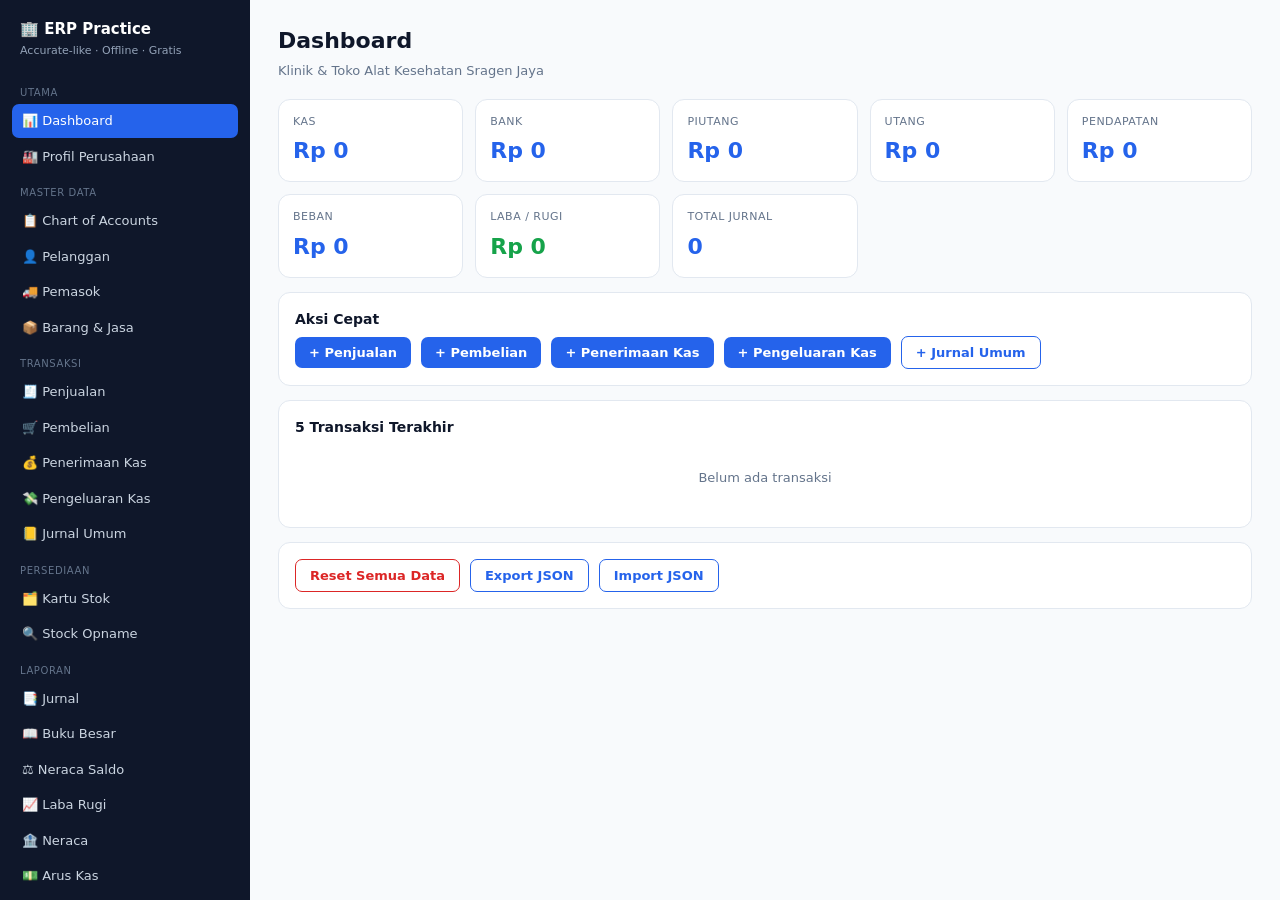
<file: erp-practice.html>
<!DOCTYPE html>
<html lang="id">
<head>
<meta charset="UTF-8"/>
<meta name="viewport" content="width=device-width,initial-scale=1"/>
<title>ERP Practice — Accurate-like</title>
<style>
:root{--bg:#0f172a;--bg2:#1e293b;--brand:#2563eb;--brand2:#1d4ed8;--line:#e2e8f0;--muted:#64748b;--soft:#f1f5f9;--ok:#16a34a;--bad:#dc2626;--warn:#f59e0b}
*{box-sizing:border-box;margin:0;padding:0}
body{font-family:system-ui,-apple-system,"Segoe UI",Roboto,sans-serif;background:#f8fafc;color:#0f172a;line-height:1.5;font-size:14px}
.app{display:flex;min-height:100vh}
aside{width:250px;background:var(--bg);color:#e2e8f0;padding:18px 12px;position:sticky;top:0;height:100vh;overflow-y:auto;flex-shrink:0}
aside h1{font-size:15px;color:#fff;margin-bottom:2px;padding:0 8px}
aside .sub{font-size:11px;color:#94a3b8;margin-bottom:16px;padding:0 8px}
.navgrp{font-size:10px;text-transform:uppercase;color:#64748b;padding:10px 8px 4px;letter-spacing:.6px}
.nav a{display:block;padding:7px 10px;border-radius:7px;color:#cbd5e1;text-decoration:none;font-size:13px;margin-bottom:2px;cursor:pointer}
.nav a:hover{background:#334155;color:#fff}
.nav a.active{background:var(--brand);color:#fff}
main{flex:1;padding:24px 28px;max-width:1300px;overflow-x:hidden}
section{display:none;animation:fade .25s ease}
section.active{display:block}
@keyframes fade{from{opacity:0;transform:translateY(4px)}to{opacity:1;transform:none}}
h2{font-size:22px;margin-bottom:4px}
.sub{color:var(--muted);font-size:13px;margin-bottom:18px}
.card{background:#fff;border:1px solid var(--line);border-radius:12px;padding:16px;margin-bottom:14px}
.row{display:flex;gap:10px;flex-wrap:wrap;align-items:center}
.row.end{justify-content:flex-end}
.grid{display:grid;grid-template-columns:repeat(auto-fit,minmax(180px,1fr));gap:12px}
.stat{background:#fff;border:1px solid var(--line);border-radius:12px;padding:14px}
.stat .label{font-size:11px;color:var(--muted);text-transform:uppercase;letter-spacing:.5px}
.stat .val{font-size:22px;font-weight:700;margin-top:4px;color:var(--brand)}
button{background:var(--brand);color:#fff;border:0;padding:8px 14px;border-radius:7px;font-weight:600;cursor:pointer;font-size:13px;font-family:inherit}
button:hover{background:var(--brand2)}
button.ghost{background:#fff;color:var(--brand);border:1px solid var(--brand)}
button.ghost:hover{background:#eff6ff}
button.danger{background:#fff;color:var(--bad);border:1px solid var(--bad)}
button.danger:hover{background:#fef2f2}
button.sm{padding:4px 8px;font-size:12px}
input,select,textarea{padding:8px 10px;border:1px solid var(--line);border-radius:7px;font-size:13px;font-family:inherit;background:#fff;width:100%}
input:focus,select:focus,textarea:focus{outline:2px solid #bfdbfe;border-color:var(--brand)}
label.f{display:block;margin-bottom:8px}
label.f span{display:block;font-size:12px;color:var(--muted);margin-bottom:3px}
table{width:100%;border-collapse:collapse;font-size:13px}
th,td{padding:7px 9px;border-bottom:1px solid var(--line);text-align:left;vertical-align:top}
th{background:var(--soft);font-weight:600;font-size:12px}
td.num,th.num{text-align:right;font-variant-numeric:tabular-nums}
tr:hover td{background:#fafbfc}
.tbl-wrap{overflow-x:auto;border:1px solid var(--line);border-radius:10px;background:#fff}
.empty{padding:24px;text-align:center;color:var(--muted);font-size:13px}
.badge{font-size:11px;padding:2px 8px;border-radius:99px;background:var(--soft);color:var(--muted);font-weight:500}
.badge.ok{background:#dcfce7;color:#166534}
.badge.warn{background:#fef3c7;color:#92400e}
.badge.bad{background:#fee2e2;color:#991b1b}
#modal{display:none;position:fixed;inset:0;background:rgba(15,23,42,.5);z-index:100;align-items:center;justify-content:center;padding:20px}
#modal.show{display:flex}
.modal-box{background:#fff;border-radius:14px;max-width:720px;width:100%;max-height:90vh;overflow-y:auto;box-shadow:0 20px 50px rgba(0,0,0,.3)}
.modal-box .head{padding:16px 20px;border-bottom:1px solid var(--line);display:flex;justify-content:space-between;align-items:center;position:sticky;top:0;background:#fff;border-radius:14px 14px 0 0;z-index:1}
.modal-box .head h3{font-size:16px}
.modal-box .body{padding:18px 20px}
.modal-box .foot{padding:14px 20px;border-top:1px solid var(--line);display:flex;justify-content:flex-end;gap:8px;position:sticky;bottom:0;background:#fff;border-radius:0 0 14px 14px}
.x{background:none;color:var(--muted);padding:4px 8px;font-size:20px;line-height:1}
.x:hover{background:var(--soft);color:#0f172a}
.fb{padding:9px 12px;border-radius:8px;font-size:13px;margin-top:10px;display:none}
.fb.ok{background:#dcfce7;color:#166534;display:block}
.fb.bad{background:#fee2e2;color:#991b1b;display:block}
.phase{border:1px solid var(--line);border-radius:10px;margin-bottom:8px;background:#fff;overflow:hidden}
.phase summary{padding:12px 14px;cursor:pointer;font-weight:600;font-size:14px;list-style:none;display:flex;justify-content:space-between}
.phase summary::-webkit-details-marker{display:none}
.phase summary::before{content:"▸ ";color:var(--brand)}
.phase[open] summary::before{content:"▾ "}
.phase .body{padding:0 14px 12px}
.task{display:flex;gap:8px;padding:6px 0;font-size:13px;border-bottom:1px dashed var(--line)}
.task:last-child{border:0}
.task.done label{text-decoration:line-through;color:var(--muted)}
.q{margin-bottom:14px;padding:14px;border:1px solid var(--line);border-radius:10px;background:#fff}
.q p{font-weight:600;margin-bottom:8px;font-size:13px}
.opt{display:block;padding:7px 10px;border:1px solid var(--line);border-radius:7px;margin-bottom:5px;cursor:pointer;font-size:13px}
.opt:hover{background:var(--soft)}
.opt.correct{background:#dcfce7;border-color:#86efac}
.opt.wrong{background:#fee2e2;border-color:#fca5a5}
.jline{display:grid;grid-template-columns:2fr 1fr 1fr auto;gap:6px;margin-bottom:6px;align-items:center}
.tabs{display:flex;gap:4px;margin-bottom:14px;border-bottom:2px solid var(--line);flex-wrap:wrap}
.tabs button{background:transparent;color:var(--muted);border-radius:0;padding:8px 14px;font-weight:500;border-bottom:2px solid transparent;margin-bottom:-2px}
.tabs button:hover{background:var(--soft);color:#0f172a}
.tabs button.on{color:var(--brand);border-bottom-color:var(--brand);background:transparent}
.split{display:grid;grid-template-columns:1fr 1fr;gap:12px}
.tot{background:var(--soft);font-weight:700}
.tot td{background:var(--soft)}
h3.sec{font-size:14px;margin:14px 0 6px;color:#0f172a}
@media(max-width:820px){.app{flex-direction:column}aside{width:100%;height:auto;position:static;padding:12px}.navgrp{display:none}.nav{display:flex;flex-wrap:wrap;gap:4px}.nav a{margin:0;padding:6px 10px;font-size:12px}main{padding:14px}.split{grid-template-columns:1fr}.jline{grid-template-columns:1fr}}
</style>
</head>
<body>
<div class="app">
<aside>
  <h1>🏢 ERP Practice</h1>
  <div class="sub">Accurate-like · Offline · Gratis</div>
  <nav class="nav">
    <div class="navgrp">Utama</div>
    <a data-target="dashboard" class="active">📊 Dashboard</a>
    <a data-target="perusahaan">🏭 Profil Perusahaan</a>
    <div class="navgrp">Master Data</div>
    <a data-target="coa">📋 Chart of Accounts</a>
    <a data-target="customer">👤 Pelanggan</a>
    <a data-target="vendor">🚚 Pemasok</a>
    <a data-target="barang">📦 Barang & Jasa</a>
    <div class="navgrp">Transaksi</div>
    <a data-target="penjualan">🧾 Penjualan</a>
    <a data-target="pembelian">🛒 Pembelian</a>
    <a data-target="penerimaan">💰 Penerimaan Kas</a>
    <a data-target="pengeluaran">💸 Pengeluaran Kas</a>
    <a data-target="jurnalumum">📒 Jurnal Umum</a>
    <div class="navgrp">Persediaan</div>
    <a data-target="kartustok">🗂️ Kartu Stok</a>
    <a data-target="opname">🔍 Stock Opname</a>
    <div class="navgrp">Laporan</div>
    <a data-target="lapjurnal">📑 Jurnal</a>
    <a data-target="lapbuku">📖 Buku Besar</a>
    <a data-target="lapsaldo">⚖️ Neraca Saldo</a>
    <a data-target="laplr">📈 Laba Rugi</a>
    <a data-target="lapneraca">🏦 Neraca</a>
    <a data-target="lapkas">💵 Arus Kas</a>
    <div class="navgrp">Latihan</div>
    <a data-target="roadmap">🗺️ Roadmap</a>
    <a data-target="kuis">❓ Kuis</a>
  </nav>
</aside>
<main>
  <section id="dashboard" class="active"></section>
  <section id="perusahaan"></section>
  <section id="coa"></section>
  <section id="customer"></section>
  <section id="vendor"></section>
  <section id="barang"></section>
  <section id="penjualan"></section>
  <section id="pembelian"></section>
  <section id="penerimaan"></section>
  <section id="pengeluaran"></section>
  <section id="jurnalumum"></section>
  <section id="kartustok"></section>
  <section id="opname"></section>
  <section id="lapjurnal"></section>
  <section id="lapbuku"></section>
  <section id="lapsaldo"></section>
  <section id="laplr"></section>
  <section id="lapneraca"></section>
  <section id="lapkas"></section>
  <section id="roadmap"></section>
  <section id="kuis"></section>
</main>
</div>
<div id="modal"><div class="modal-box"><div class="head"><h3 id="mTitle">—</h3><button class="x" onclick="closeModal()">×</button></div><div class="body" id="mBody"></div><div class="foot" id="mFoot"></div></div></div>

<script>
/* =========================================================
   UTIL
========================================================= */
const LS='erpPractice_v1';
const uid=()=>Math.random().toString(36).slice(2,10);
const fmt=n=>'Rp '+(Number(n)||0).toLocaleString('id-ID');
const today=()=>new Date().toISOString().slice(0,10);
const esc=s=>String(s??'').replace(/[&<>"]/g,c=>({'&':'&amp;','<':'&lt;','>':'&gt;','"':'&quot;'}[c]));
const toast=(msg,type='ok')=>{const d=document.createElement('div');d.textContent=msg;d.style.cssText=`position:fixed;bottom:20px;right:20px;background:${type==='ok'?'#16a34a':'#dc2626'};color:#fff;padding:10px 16px;border-radius:8px;z-index:999;font-size:13px;box-shadow:0 6px 20px rgba(0,0,0,.2)`;document.body.appendChild(d);setTimeout(()=>d.remove(),2200)};

/* =========================================================
   COA DEFAULT
========================================================= */
const COA_DEFAULT=[
  {kode:'1001',nama:'Kas',tipe:'Aset'},
  {kode:'1002',nama:'Bank',tipe:'Aset'},
  {kode:'1101',nama:'Piutang Usaha',tipe:'Aset'},
  {kode:'1201',nama:'Persediaan Barang Dagang',tipe:'Aset'},
  {kode:'1301',nama:'Peralatan',tipe:'Aset'},
  {kode:'1302',nama:'Akumulasi Penyusutan Peralatan',tipe:'Aset'},
  {kode:'2001',nama:'Utang Usaha',tipe:'Liabilitas'},
  {kode:'2002',nama:'Utang Bank',tipe:'Liabilitas'},
  {kode:'3001',nama:'Modal Pemilik',tipe:'Ekuitas'},
  {kode:'3002',nama:'Prive',tipe:'Ekuitas'},
  {kode:'4001',nama:'Pendapatan Penjualan',tipe:'Pendapatan'},
  {kode:'4002',nama:'Pendapatan Jasa',tipe:'Pendapatan'},
  {kode:'5001',nama:'Harga Pokok Penjualan',tipe:'Beban'},
  {kode:'6001',nama:'Beban Gaji',tipe:'Beban'},
  {kode:'6002',nama:'Beban Listrik & Air',tipe:'Beban'},
  {kode:'6003',nama:'Beban ATK',tipe:'Beban'},
  {kode:'6004',nama:'Beban Sewa',tipe:'Beban'},
  {kode:'6005',nama:'Beban Penyusutan',tipe:'Beban'},
  {kode:'6901',nama:'Selisih Persediaan',tipe:'Beban'},
];

/* =========================================================
   STATE
========================================================= */
let DB;
function loadDB(){
  try{DB=JSON.parse(localStorage.getItem(LS))||null}catch(e){DB=null}
  if(!DB||!DB.coa){DB=freshDB()}
}
function freshDB(){
  return {
    company:{nama:'Klinik & Toko Alat Kesehatan Sragen Jaya',alamat:'Jl. Raya Sragen No. 1',telp:'0271-123456',npwp:'01.234.567.8-901.000'},
    coa:JSON.parse(JSON.stringify(COA_DEFAULT)),
    customers:[],vendors:[],items:[],
    journals:[],invoices:[],purchases:[],
    counters:{inv:0,pur:0,jv:0}
  };
}
function save(){localStorage.setItem(LS,JSON.stringify(DB))}

/* =========================================================
   AKUNTANSI HELPERS
========================================================= */
function acc(kode){return DB.coa.find(a=>a.kode===kode)}
function normalBalance(kode){const a=acc(kode);return (!a||a.tipe==='Aset'||a.tipe==='Beban')?'D':'K'}
function saldo(kode,from,to){
  let d=0,k=0;
  DB.journals.forEach(j=>{
    if(from&&j.tanggal<from)return; if(to&&j.tanggal>to)return;
    j.lines.forEach(l=>{if(l.kode===kode){d+=+l.debit||0;k+=+l.kredit||0}});
  });
  return normalBalance(kode)==='D'?d-k:k-d;
}
function saldoRaw(kode,from,to){
  let d=0,k=0;
  DB.journals.forEach(j=>{
    if(from&&j.tanggal<from)return; if(to&&j.tanggal>to)return;
    j.lines.forEach(l=>{if(l.kode===kode){d+=+l.debit||0;k+=+l.kredit||0}});
  });
  return {d,k};
}
function postJournal({tanggal,ref,ket,lines,source}){
  const j={id:uid(),tanggal,ref,ket,lines:lines.filter(l=>l.kode),source:source||'manual'};
  DB.journals.push(j);save();return j;
}
function deleteJournalBySource(src,id){
  DB.journals=DB.journals.filter(j=>!(j.source===src&&j.refId===id));
  save();
}

/* =========================================================
   NAV
========================================================= */
const pages={
  dashboard:renderDashboard, perusahaan:renderPerusahaan, coa:renderCOA,
  customer:renderCustomer, vendor:renderVendor, barang:renderBarang,
  penjualan:renderPenjualan, pembelian:renderPembelian,
  penerimaan:renderPenerimaan, pengeluaran:renderPengeluaran, jurnalumum:renderJurnalUmum,
  kartustok:renderKartuStok, opname:renderOpname,
  lapjurnal:renderLapJurnal, lapbuku:renderLapBuku, lapsaldo:renderLapSaldo,
  laplr:renderLapLR, lapneraca:renderLapNeraca, lapkas:renderLapKas,
  roadmap:renderRoadmap, kuis:renderKuis
};
document.querySelectorAll('.nav a').forEach(a=>{
  a.onclick=()=>{
    document.querySelectorAll('.nav a').forEach(x=>x.classList.remove('active'));
    document.querySelectorAll('section').forEach(x=>x.classList.remove('active'));
    a.classList.add('active');
    const t=a.dataset.target;
    document.getElementById(t).classList.add('active');
    pages[t]&&pages[t]();
  };
});
function goto(target){document.querySelector(`.nav a[data-target="${target}"]`).click()}

/* =========================================================
   MODAL
========================================================= */
function openModal(title,bodyHTML,footHTML){
  document.getElementById('mTitle').textContent=title;
  document.getElementById('mBody').innerHTML=bodyHTML;
  document.getElementById('mFoot').innerHTML=footHTML||'';
  document.getElementById('modal').classList.add('show');
}
function closeModal(){document.getElementById('modal').classList.remove('show')}
window.closeModal=closeModal;
document.getElementById('modal').onclick=e=>{if(e.target.id==='modal')closeModal()};

/* =========================================================
   DASHBOARD
========================================================= */
function renderDashboard(){
  const totalDebit=DB.journals.reduce((s,j)=>s+j.lines.reduce((a,l)=>a+(+l.debit||0),0),0);
  const kas=saldo('1001'),bank=saldo('1002'),piutang=saldo('1101'),utang=saldo('2001');
  const pendapatan=DB.coa.filter(a=>a.tipe==='Pendapatan').reduce((s,a)=>s+saldo(a.kode),0);
  const beban=DB.coa.filter(a=>a.tipe==='Beban').reduce((s,a)=>s+saldo(a.kode),0);
  const laba=pendapatan-beban;
  const el=document.getElementById('dashboard');
  el.innerHTML=`
    <h2>Dashboard</h2>
    <p class="sub">${esc(DB.company.nama)}</p>
    <div class="grid">
      <div class="stat"><div class="label">Kas</div><div class="val">${fmt(kas)}</div></div>
      <div class="stat"><div class="label">Bank</div><div class="val">${fmt(bank)}</div></div>
      <div class="stat"><div class="label">Piutang</div><div class="val">${fmt(piutang)}</div></div>
      <div class="stat"><div class="label">Utang</div><div class="val">${fmt(utang)}</div></div>
      <div class="stat"><div class="label">Pendapatan</div><div class="val">${fmt(pendapatan)}</div></div>
      <div class="stat"><div class="label">Beban</div><div class="val">${fmt(beban)}</div></div>
      <div class="stat"><div class="label">Laba / Rugi</div><div class="val" style="color:${laba>=0?'#16a34a':'#dc2626'}">${fmt(laba)}</div></div>
      <div class="stat"><div class="label">Total Jurnal</div><div class="val">${DB.journals.length}</div></div>
    </div>
    <div class="card" style="margin-top:14px">
      <h3 class="sec" style="margin-top:0">Aksi Cepat</h3>
      <div class="row">
        <button onclick="goto('penjualan')">+ Penjualan</button>
        <button onclick="goto('pembelian')">+ Pembelian</button>
        <button onclick="goto('penerimaan')">+ Penerimaan Kas</button>
        <button onclick="goto('pengeluaran')">+ Pengeluaran Kas</button>
        <button class="ghost" onclick="goto('jurnalumum')">+ Jurnal Umum</button>
      </div>
    </div>
    <div class="card">
      <h3 class="sec" style="margin-top:0">5 Transaksi Terakhir</h3>
      ${DB.journals.length===0?'<div class="empty">Belum ada transaksi</div>':`
      <div class="tbl-wrap"><table>
        <tr><th>Tanggal</th><th>Ref</th><th>Keterangan</th><th class="num">Debit</th></tr>
        ${[...DB.journals].sort((a,b)=>b.tanggal.localeCompare(a.tanggal)).slice(0,5).map(j=>`
          <tr><td>${j.tanggal}</td><td>${esc(j.ref)}</td><td>${esc(j.ket)}</td>
          <td class="num">${fmt(j.lines.reduce((s,l)=>s+(+l.debit||0),0))}</td></tr>
        `).join('')}
      </table></div>`}
    </div>
    <div class="card">
      <div class="row">
        <button class="danger" onclick="if(confirm('Reset semua data ke kondisi kosong?')){localStorage.removeItem('${LS}');loadDB();goto('dashboard');toast('Data direset')}">Reset Semua Data</button>
        <button class="ghost" onclick="exportData()">Export JSON</button>
        <button class="ghost" onclick="document.getElementById('impFile').click()">Import JSON</button>
        <input type="file" id="impFile" accept=".json" style="display:none" onchange="importData(event)">
      </div>
    </div>
  `;
}
function exportData(){
  const blob=new Blob([JSON.stringify(DB,null,2)],{type:'application/json'});
  const a=document.createElement('a');a.href=URL.createObjectURL(blob);
  a.download='erp-backup-'+today()+'.json';a.click();
}
function importData(e){
  const f=e.target.files[0];if(!f)return;
  const r=new FileReader();
  r.onload=()=>{try{DB=JSON.parse(r.result);save();toast('Data diimport');goto('dashboard')}catch(x){toast('File tidak valid','bad')}};
  r.readAsText(f);
}

/* =========================================================
   PERUSAHAAN
========================================================= */
function renderPerusahaan(){
  const c=DB.company;
  document.getElementById('perusahaan').innerHTML=`
    <h2>Profil Perusahaan</h2>
    <p class="sub">Identitas entitas yang sedang dikelola di sistem ini.</p>
    <div class="card">
      <label class="f"><span>Nama Perusahaan</span><input id="c_nama" value="${esc(c.nama)}"></label>
      <label class="f"><span>Alamat</span><textarea id="c_alamat" rows="2">${esc(c.alamat)}</textarea></label>
      <div class="split">
        <label class="f"><span>Telepon</span><input id="c_telp" value="${esc(c.telp)}"></label>
        <label class="f"><span>NPWP</span><input id="c_npwp" value="${esc(c.npwp)}"></label>
      </div>
      <button onclick="savePerusahaan()">Simpan</button>
    </div>`;
}
function savePerusahaan(){
  DB.company={nama:c_nama.value,alamat:c_alamat.value,telp:c_telp.value,npwp:c_npwp.value};
  save();toast('Tersimpan');
}

/* =========================================================
   COA
========================================================= */
function renderCOA(){
  const el=document.getElementById('coa');
  const groups=['Aset','Liabilitas','Ekuitas','Pendapatan','Beban'];
  el.innerHTML=`
    <h2>Chart of Accounts</h2>
    <p class="sub">Daftar akun yang dipakai untuk posting jurnal.</p>
    <div class="row" style="margin-bottom:10px">
      <button onclick="editCOA()">+ Tambah Akun</button>
    </div>
    ${groups.map(g=>{
      const rows=DB.coa.filter(a=>a.tipe===g).sort((a,b)=>a.kode.localeCompare(b.kode));
      if(!rows.length)return'';
      return `<div class="card" style="padding:0;overflow:hidden">
        <div style="padding:10px 14px;background:var(--soft);font-weight:600;font-size:13px">${g}</div>
        <div class="tbl-wrap" style="border:0;border-radius:0">
        <table>
          <tr><th>Kode</th><th>Nama Akun</th><th class="num">Saldo</th><th></th></tr>
          ${rows.map(a=>`<tr>
            <td>${a.kode}</td><td>${esc(a.nama)}</td>
            <td class="num">${fmt(saldo(a.kode))}</td>
            <td style="text-align:right"><button class="sm ghost" onclick="editCOA('${a.kode}')">Edit</button>
            <button class="sm danger" onclick="delCOA('${a.kode}')">×</button></td>
          </tr>`).join('')}
        </table></div></div>`;
    }).join('')}
  `;
}
function editCOA(kode){
  const a=kode?acc(kode):{kode:'',nama:'',tipe:'Aset'};
  openModal(kode?'Edit Akun':'Tambah Akun',`
    <label class="f"><span>Kode Akun</span><input id="a_kode" value="${esc(a.kode)}" ${kode?'readonly':''}></label>
    <label class="f"><span>Nama Akun</span><input id="a_nama" value="${esc(a.nama)}"></label>
    <label class="f"><span>Tipe</span><select id="a_tipe">
      ${['Aset','Liabilitas','Ekuitas','Pendapatan','Beban'].map(t=>`<option ${t===a.tipe?'selected':''}>${t}</option>`).join('')}
    </select></label>
  `,`<button class="ghost" onclick="closeModal()">Batal</button><button onclick="saveCOA('${kode||''}')">Simpan</button>`);
}
function saveCOA(oldKode){
  const kode=a_kode.value.trim(),nama=a_nama.value.trim(),tipe=a_tipe.value;
  if(!kode||!nama)return toast('Kode & nama wajib','bad');
  if(!oldKode&&acc(kode))return toast('Kode sudah ada','bad');
  if(oldKode){
    const a=acc(oldKode);a.nama=nama;a.tipe=tipe;
    if(oldKode!==kode){a.kode=kode;DB.journals.forEach(j=>j.lines.forEach(l=>{if(l.kode===oldKode)l.kode=kode}))}
  }else DB.coa.push({kode,nama,tipe});
  save();closeModal();renderCOA();toast('Tersimpan');
}
function delCOA(kode){
  const used=DB.journals.some(j=>j.lines.some(l=>l.kode===kode));
  if(used)return toast('Akun sudah dipakai di jurnal, tidak bisa dihapus','bad');
  if(!confirm('Hapus akun ini?'))return;
  DB.coa=DB.coa.filter(a=>a.kode!==kode);save();renderCOA();toast('Terhapus');
}
window.editCOA=editCOA;window.saveCOA=saveCOA;window.delCOA=delCOA;

/* =========================================================
   CUSTOMER / VENDOR
========================================================= */
function renderCustomer(){
  document.getElementById('customer').innerHTML=`
    <h2>Pelanggan</h2><p class="sub">Master data customer untuk transaksi penjualan.</p>
    <button onclick="editCust()">+ Tambah Pelanggan</button>
    <div class="card" style="padding:0;margin-top:12px">
    ${DB.customers.length===0?'<div class="empty">Belum ada pelanggan</div>':`
    <div class="tbl-wrap" style="border:0">
    <table><tr><th>Nama</th><th>Telepon</th><th>Alamat</th><th></th></tr>
      ${DB.customers.map(c=>`<tr><td>${esc(c.nama)}</td><td>${esc(c.telp)}</td><td>${esc(c.alamat)}</td>
      <td style="text-align:right"><button class="sm ghost" onclick="editCust('${c.id}')">Edit</button>
      <button class="sm danger" onclick="delCust('${c.id}')">×</button></td></tr>`).join('')}
    </table></div>`}</div>`;
}
function editCust(id){
  const c=id?DB.customers.find(x=>x.id===id):{nama:'',telp:'',alamat:''};
  openModal(id?'Edit Pelanggan':'Tambah Pelanggan',`
    <label class="f"><span>Nama</span><input id="cu_nama" value="${esc(c.nama)}"></label>
    <label class="f"><span>Telepon</span><input id="cu_telp" value="${esc(c.telp)}"></label>
    <label class="f"><span>Alamat</span><textarea id="cu_alamat" rows="2">${esc(c.alamat)}</textarea></label>
  `,`<button class="ghost" onclick="closeModal()">Batal</button><button onclick="saveCust('${id||''}')">Simpan</button>`);
}
function saveCust(id){
  const nama=cu_nama.value.trim();if(!nama)return toast('Nama wajib','bad');
  if(id){const c=DB.customers.find(x=>x.id===id);c.nama=nama;c.telp=cu_telp.value;c.alamat=cu_alamat.value}
  else DB.customers.push({id:uid(),nama,telp:cu_telp.value,alamat:cu_alamat.value});
  save();closeModal();renderCustomer();toast('Tersimpan');
}
function delCust(id){if(!confirm('Hapus?'))return;DB.customers=DB.customers.filter(c=>c.id!==id);save();renderCustomer()}
window.editCust=editCust;window.saveCust=saveCust;window.delCust=delCust;

function renderVendor(){
  document.getElementById('vendor').innerHTML=`
    <h2>Pemasok / Vendor</h2><p class="sub">Master data supplier untuk transaksi pembelian.</p>
    <button onclick="editVend()">+ Tambah Vendor</button>
    <div class="card" style="padding:0;margin-top:12px">
    ${DB.vendors.length===0?'<div class="empty">Belum ada vendor</div>':`
    <div class="tbl-wrap" style="border:0">
    <table><tr><th>Nama</th><th>Telepon</th><th>Alamat</th><th></th></tr>
      ${DB.vendors.map(c=>`<tr><td>${esc(c.nama)}</td><td>${esc(c.telp)}</td><td>${esc(c.alamat)}</td>
      <td style="text-align:right"><button class="sm ghost" onclick="editVend('${c.id}')">Edit</button>
      <button class="sm danger" onclick="delVend('${c.id}')">×</button></td></tr>`).join('')}
    </table></div>`}</div>`;
}
function editVend(id){
  const c=id?DB.vendors.find(x=>x.id===id):{nama:'',telp:'',alamat:''};
  openModal(id?'Edit Vendor':'Tambah Vendor',`
    <label class="f"><span>Nama</span><input id="ve_nama" value="${esc(c.nama)}"></label>
    <label class="f"><span>Telepon</span><input id="ve_telp" value="${esc(c.telp)}"></label>
    <label class="f"><span>Alamat</span><textarea id="ve_alamat" rows="2">${esc(c.alamat)}</textarea></label>
  `,`<button class="ghost" onclick="closeModal()">Batal</button><button onclick="saveVend('${id||''}')">Simpan</button>`);
}
function saveVend(id){
  const nama=ve_nama.value.trim();if(!nama)return toast('Nama wajib','bad');
  if(id){const c=DB.vendors.find(x=>x.id===id);c.nama=nama;c.telp=ve_telp.value;c.alamat=ve_alamat.value}
  else DB.vendors.push({id:uid(),nama,telp:ve_telp.value,alamat:ve_alamat.value});
  save();closeModal();renderVendor();toast('Tersimpan');
}
function delVend(id){if(!confirm('Hapus?'))return;DB.vendors=DB.vendors.filter(c=>c.id!==id);save();renderVendor()}
window.editVend=editVend;window.saveVend=saveVend;window.delVend=delVend;

/* =========================================================
   BARANG
========================================================= */
function renderBarang(){
  document.getElementById('barang').innerHTML=`
    <h2>Barang & Jasa</h2><p class="sub">Master data produk/jasa. Stok dihitung otomatis dari transaksi.</p>
    <button onclick="editBarang()">+ Tambah Barang</button>
    <div class="card" style="padding:0;margin-top:12px">
    ${DB.items.length===0?'<div class="empty">Belum ada barang</div>':`
    <div class="tbl-wrap" style="border:0">
    <table><tr><th>Kode</th><th>Nama</th><th>Satuan</th><th class="num">Harga Beli</th><th class="num">Harga Jual</th><th class="num">Stok</th><th></th></tr>
      ${DB.items.map(x=>`<tr><td>${esc(x.kode)}</td><td>${esc(x.nama)}</td><td>${esc(x.satuan)}</td>
      <td class="num">${fmt(x.hargaBeli)}</td><td class="num">${fmt(x.hargaJual)}</td>
      <td class="num"><b>${x.stok}</b></td>
      <td style="text-align:right"><button class="sm ghost" onclick="editBarang('${x.id}')">Edit</button>
      <button class="sm danger" onclick="delBarang('${x.id}')">×</button></td></tr>`).join('')}
    </table></div>`}</div>`;
}
function editBarang(id){
  const x=id?DB.items.find(a=>a.id===id):{kode:'',nama:'',satuan:'pcs',hargaBeli:0,hargaJual:0,stok:0};
  openModal(id?'Edit Barang':'Tambah Barang',`
    <div class="split">
      <label class="f"><span>Kode</span><input id="b_kode" value="${esc(x.kode)}"></label>
      <label class="f"><span>Satuan</span><input id="b_satuan" value="${esc(x.satuan)}"></label>
    </div>
    <label class="f"><span>Nama Barang/Jasa</span><input id="b_nama" value="${esc(x.nama)}"></label>
    <div class="split">
      <label class="f"><span>Harga Beli</span><input type="number" id="b_beli" value="${x.hargaBeli}"></label>
      <label class="f"><span>Harga Jual</span><input type="number" id="b_jual" value="${x.hargaJual}"></label>
    </div>
    <label class="f"><span>Stok Awal</span><input type="number" id="b_stok" value="${x.stok}"></label>
  `,`<button class="ghost" onclick="closeModal()">Batal</button><button onclick="saveBarang('${id||''}')">Simpan</button>`);
}
function saveBarang(id){
  const nama=b_nama.value.trim();if(!nama)return toast('Nama wajib','bad');
  const data={kode:b_kode.value,nama,satuan:b_satuan.value,hargaBeli:+b_beli.value||0,hargaJual:+b_jual.value||0,stok:+b_stok.value||0};
  if(id)Object.assign(DB.items.find(x=>x.id===id),data);
  else DB.items.push({id:uid(),...data});
  save();closeModal();renderBarang();toast('Tersimpan');
}
function delBarang(id){if(!confirm('Hapus?'))return;DB.items=DB.items.filter(x=>x.id!==id);save();renderBarang()}
window.editBarang=editBarang;window.saveBarang=saveBarang;window.delBarang=delBarang;

/* =========================================================
   PENJUALAN
========================================================= */
let invLines=[{itemId:'',qty:1,harga:0}];
function renderPenjualan(){
  invLines=[{itemId:'',qty:1,harga:0}];
  document.getElementById('penjualan').innerHTML=`
    <h2>Penjualan</h2><p class="sub">Buat invoice penjualan. Jurnal & stok otomatis terposting.</p>
    <div class="card">
      <div class="split">
        <label class="f"><span>Tanggal</span><input type="date" id="inv_tgl" value="${today()}"></label>
        <label class="f"><span>Pelanggan</span><select id="inv_cust">
          <option value="">— Tanpa nama (umum) —</option>
          ${DB.customers.map(c=>`<option value="${c.id}">${esc(c.nama)}</option>`).join('')}
        </select></label>
      </div>
      <label class="f"><span>Pembayaran</span><select id="inv_bayar">
        <option value="tunai">Tunai (Kas)</option>
        <option value="transfer">Transfer (Bank)</option>
        <option value="kredit">Kredit (Piutang)</option>
      </select></label>
      <h3 class="sec">Item</h3>
      <div id="inv_items"></div>
      <button class="ghost sm" onclick="addInvLine()">+ Tambah Baris</button>
      <div style="text-align:right;margin-top:10px;font-size:15px">Total: <b id="inv_total">Rp 0</b></div>
      <div class="row end" style="margin-top:10px">
        <button onclick="saveInvoice()">Simpan Invoice</button>
      </div>
      <div class="fb" id="inv_fb"></div>
    </div>
    <div class="card" style="padding:0">
      <div style="padding:12px 14px;background:var(--soft);font-weight:600;font-size:13px">Riwayat Invoice</div>
      ${DB.invoices.length===0?'<div class="empty">Belum ada invoice</div>':`
      <div class="tbl-wrap" style="border:0">
      <table><tr><th>No</th><th>Tanggal</th><th>Pelanggan</th><th>Bayar</th><th class="num">Total</th><th></th></tr>
      ${DB.invoices.slice().reverse().map(v=>{
        const c=DB.customers.find(x=>x.id===v.customerId);
        return `<tr><td>${v.no}</td><td>${v.tanggal}</td><td>${esc(c?c.nama:'Umum')}</td>
        <td><span class="badge ${v.bayar==='kredit'?'warn':'ok'}">${v.bayar}</span></td>
        <td class="num">${fmt(v.total)}</td>
        <td style="text-align:right"><button class="sm danger" onclick="delInvoice('${v.id}')">×</button></td></tr>`;
      }).join('')}
      </table></div>`}
    </div>`;
  renderInvLines();
}
function renderInvLines(){
  const box=document.getElementById('inv_items');
  box.innerHTML=invLines.map((l,i)=>`
    <div class="jline">
      <select onchange="invChange(${i},'itemId',this.value)">
        <option value="">— pilih barang —</option>
        ${DB.items.map(x=>`<option value="${x.id}" ${x.id===l.itemId?'selected':''}>${esc(x.nama)} (stok ${x.stok})</option>`).join('')}
      </select>
      <input type="number" placeholder="Qty" value="${l.qty}" onchange="invChange(${i},'qty',+this.value)" min="1">
      <input type="number" placeholder="Harga" value="${l.harga}" onchange="invChange(${i},'harga',+this.value)">
      <button class="sm danger" onclick="invDel(${i})">×</button>
    </div>
  `).join('');
  const total=invLines.reduce((s,l)=>s+(+l.qty||0)*(+l.harga||0),0);
  document.getElementById('inv_total').textContent=fmt(total);
}
function invChange(i,field,val){
  invLines[i][field]=val;
  if(field==='itemId'){const x=DB.items.find(a=>a.id===val);if(x)invLines[i].harga=x.hargaJual}
  renderInvLines();
}
function addInvLine(){invLines.push({itemId:'',qty:1,harga:0});renderInvLines()}
function invDel(i){invLines.splice(i,1);if(!invLines.length)invLines.push({itemId:'',qty:1,harga:0});renderInvLines()}
window.addInvLine=addInvLine;window.invDel=invDel;window.invChange=invChange;

function saveInvoice(){
  const valid=invLines.filter(l=>l.itemId&&l.qty>0);
  if(!valid.length)return toast('Minimal 1 item','bad');
  const tanggal=inv_tgl.value,customerId=inv_cust.value,bayar=inv_bayar.value;
  // cek stok
  for(const l of valid){
    const it=DB.items.find(x=>x.id===l.itemId);
    if(l.qty>it.stok)return toast(`Stok ${it.nama} tidak cukup (${it.stok})`,'bad');
  }
  const total=valid.reduce((s,l)=>s+l.qty*l.harga,0);
  const hpp=valid.reduce((s,l)=>{const it=DB.items.find(x=>x.id===l.itemId);return s+l.qty*(it.hargaBeli||0)},0);
  DB.counters.inv=(DB.counters.inv||0)+1;
  const no='INV-'+String(DB.counters.inv).padStart(4,'0');
  // update stok
  valid.forEach(l=>{const it=DB.items.find(x=>x.id===l.itemId);it.stok-=l.qty});
  const cust=DB.customers.find(c=>c.id===customerId);
  const lines=[];
  const kasKode=bayar==='kredit'?'1101':(bayar==='transfer'?'1002':'1001');
  lines.push({kode:kasKode,debit:total,kredit:0});
  lines.push({kode:'4001',debit:0,kredit:total});
  if(hpp>0){lines.push({kode:'5001',debit:hpp,kredit:0});lines.push({kode:'1201',debit:0,kredit:hpp})}
  const j=postJournal({tanggal,ref:no,ket:`Penjualan ke ${cust?cust.nama:'Umum'}`,lines,source:'invoice'});
  j.refId=null;
  const inv={id:j.id,no,tanggal,customerId,bayar,total,hpp,items:valid.map(l=>({...l}))};
  DB.invoices.push(inv);save();
  renderPenjualan();toast('Invoice disimpan & jurnal diposting');
}
function delInvoice(id){
  if(!confirm('Hapus invoice beserta jurnalnya? Stok akan dikembalikan.'))return;
  const inv=DB.invoices.find(v=>v.id===id);
  inv.items.forEach(l=>{const it=DB.items.find(x=>x.id===l.itemId);if(it)it.stok+=l.qty});
  DB.journals=DB.journals.filter(j=>j.id!==id);
  DB.invoices=DB.invoices.filter(v=>v.id!==id);
  save();renderPenjualan();toast('Terhapus');
}
window.saveInvoice=saveInvoice;window.delInvoice=delInvoice;

/* =========================================================
   PEMBELIAN
========================================================= */
let purLines=[{itemId:'',qty:1,harga:0}];
function renderPembelian(){
  purLines=[{itemId:'',qty:1,harga:0}];
  document.getElementById('pembelian').innerHTML=`
    <h2>Pembelian</h2><p class="sub">Faktur pembelian barang dari vendor. Stok & jurnal otomatis.</p>
    <div class="card">
      <div class="split">
        <label class="f"><span>Tanggal</span><input type="date" id="pur_tgl" value="${today()}"></label>
        <label class="f"><span>Vendor</span><select id="pur_vend">
          <option value="">— Tanpa nama —</option>
          ${DB.vendors.map(v=>`<option value="${v.id}">${esc(v.nama)}</option>`).join('')}
        </select></label>
      </div>
      <label class="f"><span>Pembayaran</span><select id="pur_bayar">
        <option value="tunai">Tunai (Kas)</option>
        <option value="transfer">Transfer (Bank)</option>
        <option value="kredit">Kredit (Utang Usaha)</option>
      </select></label>
      <h3 class="sec">Item</h3>
      <div id="pur_items"></div>
      <button class="ghost sm" onclick="addPurLine()">+ Tambah Baris</button>
      <div style="text-align:right;margin-top:10px;font-size:15px">Total: <b id="pur_total">Rp 0</b></div>
      <div class="row end" style="margin-top:10px"><button onclick="savePurchase()">Simpan Faktur</button></div>
    </div>
    <div class="card" style="padding:0">
      <div style="padding:12px 14px;background:var(--soft);font-weight:600;font-size:13px">Riwayat Pembelian</div>
      ${DB.purchases.length===0?'<div class="empty">Belum ada pembelian</div>':`
      <div class="tbl-wrap" style="border:0">
      <table><tr><th>No</th><th>Tanggal</th><th>Vendor</th><th>Bayar</th><th class="num">Total</th><th></th></tr>
      ${DB.purchases.slice().reverse().map(v=>{
        const c=DB.vendors.find(x=>x.id===v.vendorId);
        return `<tr><td>${v.no}</td><td>${v.tanggal}</td><td>${esc(c?c.nama:'Umum')}</td>
        <td><span class="badge ${v.bayar==='kredit'?'warn':'ok'}">${v.bayar}</span></td>
        <td class="num">${fmt(v.total)}</td>
        <td style="text-align:right"><button class="sm danger" onclick="delPurchase('${v.id}')">×</button></td></tr>`;
      }).join('')}
      </table></div>`}
    </div>`;
  renderPurLines();
}
function renderPurLines(){
  const box=document.getElementById('pur_items');
  box.innerHTML=purLines.map((l,i)=>`
    <div class="jline">
      <select onchange="purChange(${i},'itemId',this.value)">
        <option value="">— pilih barang —</option>
        ${DB.items.map(x=>`<option value="${x.id}" ${x.id===l.itemId?'selected':''}>${esc(x.nama)}</option>`).join('')}
      </select>
      <input type="number" value="${l.qty}" onchange="purChange(${i},'qty',+this.value)" min="1">
      <input type="number" value="${l.harga}" onchange="purChange(${i},'harga',+this.value)">
      <button class="sm danger" onclick="purDel(${i})">×</button>
    </div>`).join('');
  document.getElementById('pur_total').textContent=fmt(purLines.reduce((s,l)=>s+(+l.qty||0)*(+l.harga||0),0));
}
function purChange(i,f,v){purLines[i][f]=v;if(f==='itemId'){const x=DB.items.find(a=>a.id===v);if(x)purLines[i].harga=x.hargaBeli}renderPurLines()}
function addPurLine(){purLines.push({itemId:'',qty:1,harga:0});renderPurLines()}
function purDel(i){purLines.splice(i,1);if(!purLines.length)purLines.push({itemId:'',qty:1,harga:0});renderPurLines()}
window.addPurLine=addPurLine;window.purDel=purDel;window.purChange=purChange;

function savePurchase(){
  const valid=purLines.filter(l=>l.itemId&&l.qty>0);
  if(!valid.length)return toast('Minimal 1 item','bad');
  const tanggal=pur_tgl.value,vendorId=pur_vend.value,bayar=pur_bayar.value;
  const total=valid.reduce((s,l)=>s+l.qty*l.harga,0);
  DB.counters.pur=(DB.counters.pur||0)+1;
  const no='PUR-'+String(DB.counters.pur).padStart(4,'0');
  valid.forEach(l=>{const it=DB.items.find(x=>x.id===l.itemId);it.stok+=l.qty;it.hargaBeli=l.harga});
  const vend=DB.vendors.find(c=>c.id===vendorId);
  const lines=[];
  const kasKode=bayar==='kredit'?'2001':(bayar==='transfer'?'1002':'1001');
  lines.push({kode:'1201',debit:total,kredit:0});
  lines.push({kode:kasKode,debit:0,kredit:total});
  const j=postJournal({tanggal,ref:no,ket:`Pembelian dari ${vend?vend.nama:'Umum'}`,lines,source:'purchase'});
  DB.purchases.push({id:j.id,no,tanggal,vendorId,bayar,total,items:valid.map(l=>({...l}))});
  save();renderPembelian();toast('Faktur disimpan & jurnal diposting');
}
function delPurchase(id){
  if(!confirm('Hapus faktur & jurnalnya? Stok dikembalikan.'))return;
  const v=DB.purchases.find(x=>x.id===id);
  v.items.forEach(l=>{const it=DB.items.find(x=>x.id===l.itemId);if(it)it.stok-=l.qty});
  DB.journals=DB.journals.filter(j=>j.id!==id);
  DB.purchases=DB.purchases.filter(x=>x.id!==id);
  save();renderPembelian();toast('Terhapus');
}
window.savePurchase=savePurchase;window.delPurchase=delPurchase;

/* =========================================================
   PENERIMAAN & PENGELUARAN KAS
========================================================= */
function renderPenerimaan(){
  document.getElementById('penerimaan').innerHTML=`
    <h2>Penerimaan Kas / Bank</h2><p class="sub">Catat uang masuk selain dari invoice penjualan (mis. pelunasan piutang, modal).</p>
    <div class="card">
      <div class="split">
        <label class="f"><span>Tanggal</span><input type="date" id="rc_tgl" value="${today()}"></label>
        <label class="f"><span>Masuk ke</span><select id="rc_akun">
          <option value="1001">Kas</option><option value="1002">Bank</option>
        </select></label>
      </div>
      <label class="f"><span>Sumber / Akun Kredit</span><select id="rc_kredit">
        ${DB.coa.filter(a=>['Aset','Liabilitas','Ekuitas','Pendapatan'].includes(a.tipe)).map(a=>`<option value="${a.kode}">${a.kode} — ${esc(a.nama)}</option>`).join('')}
      </select></label>
      <label class="f"><span>Jumlah</span><input type="number" id="rc_jml" value="0"></label>
      <label class="f"><span>Keterangan</span><input id="rc_ket" placeholder="mis: Pelunasan piutang PT ABC"></label>
      <button onclick="saveTerima()">Simpan Penerimaan</button>
    </div>`;
}
function saveTerima(){
  const jml=+rc_jml.value;if(!jml)return toast('Jumlah wajib','bad');
  const lines=[{kode:rc_akun.value,debit:jml,kredit:0},{kode:rc_kredit.value,debit:0,kredit:jml}];
  postJournal({tanggal:rc_tgl.value,ref:'RC-'+Date.now().toString().slice(-5),ket:rc_ket.value||'Penerimaan kas',lines});
  toast('Tersimpan');rc_jml.value=0;rc_ket.value='';
}
window.saveTerima=saveTerima;

function renderPengeluaran(){
  document.getElementById('pengeluaran').innerHTML=`
    <h2>Pengeluaran Kas / Bank</h2><p class="sub">Catat uang keluar untuk beban operasional, pembayaran utang, dll.</p>
    <div class="card">
      <div class="split">
        <label class="f"><span>Tanggal</span><input type="date" id="pc_tgl" value="${today()}"></label>
        <label class="f"><span>Keluar dari</span><select id="pc_akun">
          <option value="1001">Kas</option><option value="1002">Bank</option>
        </select></label>
      </div>
      <label class="f"><span>Untuk / Akun Debit</span><select id="pc_debit">
        ${DB.coa.filter(a=>['Aset','Liabilitas','Ekuitas','Beban'].includes(a.tipe)).map(a=>`<option value="${a.kode}">${a.kode} — ${esc(a.nama)}</option>`).join('')}
      </select></label>
      <label class="f"><span>Jumlah</span><input type="number" id="pc_jml" value="0"></label>
      <label class="f"><span>Keterangan</span><input id="pc_ket" placeholder="mis: Bayar listrik bulan ini"></label>
      <button onclick="saveKeluar()">Simpan Pengeluaran</button>
    </div>`;
}
function saveKeluar(){
  const jml=+pc_jml.value;if(!jml)return toast('Jumlah wajib','bad');
  const lines=[{kode:pc_debit.value,debit:jml,kredit:0},{kode:pc_akun.value,debit:0,kredit:jml}];
  postJournal({tanggal:pc_tgl.value,ref:'PC-'+Date.now().toString().slice(-5),ket:pc_ket.value||'Pengeluaran kas',lines});
  toast('Tersimpan');pc_jml.value=0;pc_ket.value='';
}
window.saveKeluar=saveKeluar;

/* =========================================================
   JURNAL UMUM
========================================================= */
let jvLines=[{kode:'',debit:0,kredit:0},{kode:'',debit:0,kredit:0}];
function renderJurnalUmum(){
  document.getElementById('jurnalumum').innerHTML=`
    <h2>Jurnal Umum</h2><p class="sub">Input jurnal manual (debit = kredit).</p>
    <div class="card">
      <div class="split">
        <label class="f"><span>Tanggal</span><input type="date" id="jv_tgl" value="${today()}"></label>
        <label class="f"><span>Referensi</span><input id="jv_ref" placeholder="mis: JV-001"></label>
      </div>
      <label class="f"><span>Keterangan</span><input id="jv_ket" placeholder="Deskripsi transaksi"></label>
      <h3 class="sec">Baris Jurnal</h3>
      <div id="jv_items"></div>
      <button class="ghost sm" onclick="addJvLine()">+ Tambah Baris</button>
      <div style="text-align:right;margin-top:10px;font-size:14px">
        Debit: <b id="jv_d">Rp 0</b> · Kredit: <b id="jv_k">Rp 0</b>
      </div>
      <div class="row end" style="margin-top:10px"><button onclick="saveJv()">Posting Jurnal</button></div>
      <div class="fb" id="jv_fb"></div>
    </div>`;
  renderJvLines();
}
function renderJvLines(){
  document.getElementById('jv_items').innerHTML=jvLines.map((l,i)=>`
    <div class="jline">
      <select onchange="jvChange(${i},'kode',this.value)">
        <option value="">— akun —</option>
        ${DB.coa.map(a=>`<option value="${a.kode}" ${a.kode===l.kode?'selected':''}>${a.kode} — ${esc(a.nama)}</option>`).join('')}
      </select>
      <input type="number" placeholder="Debit" value="${l.debit||''}" onchange="jvChange(${i},'debit',+this.value)">
      <input type="number" placeholder="Kredit" value="${l.kredit||''}" onchange="jvChange(${i},'kredit',+this.value)">
      <button class="sm danger" onclick="jvDel(${i})">×</button>
    </div>`).join('');
  const d=jvLines.reduce((s,l)=>s+(+l.debit||0),0);
  const k=jvLines.reduce((s,l)=>s+(+l.kredit||0),0);
  document.getElementById('jv_d').textContent=fmt(d);
  document.getElementById('jv_k').textContent=fmt(k);
}
function jvChange(i,f,v){jvLines[i][f]=v;if(f==='debit'&&v)jvLines[i].kredit=0;if(f==='kredit'&&v)jvLines[i].debit=0;renderJvLines()}
function addJvLine(){jvLines.push({kode:'',debit:0,kredit:0});renderJvLines()}
function jvDel(i){jvLines.splice(i,1);if(jvLines.length<2)jvLines.push({kode:'',debit:0,kredit:0});renderJvLines()}
window.addJvLine=addJvLine;window.jvDel=jvDel;window.jvChange=jvChange;
function saveJv(){
  const lines=jvLines.filter(l=>l.kode&&((+l.debit||0)||(+l.kredit||0)));
  const d=lines.reduce((s,l)=>s+(+l.debit||0),0);
  const k=lines.reduce((s,l)=>s+(+l.kredit||0),0);
  if(!lines.length)return toast('Isi minimal 1 baris','bad');
  if(d!==k)return toast(`Debit (${fmt(d)}) ≠ Kredit (${fmt(k)})`,'bad');
  postJournal({tanggal:jv_tgl.value,ref:jv_ref.value||'JV-'+Date.now().toString().slice(-4),ket:jv_ket.value||'Jurnal umum',lines});
  toast('Jurnal diposting');jvLines=[{kode:'',debit:0,kredit:0},{kode:'',debit:0,kredit:0}];renderJurnalUmum();
}
window.saveJv=saveJv;

/* =========================================================
   KARTU STOK
========================================================= */
function renderKartuStok(){
  const el=document.getElementById('kartustok');
  const sel=window._kartuItem||(DB.items[0]&&DB.items[0].id)||'';
  window._kartuItem=sel;
  const it=DB.items.find(x=>x.id===sel);
  let mutasi=[];
  if(it){
    DB.invoices.forEach(v=>v.items.forEach(l=>{if(l.itemId===it.id)mutasi.push({tgl:v.tanggal,ref:v.no,ket:'Penjualan',masuk:0,keluar:l.qty})}));
    DB.purchases.forEach(v=>v.items.forEach(l=>{if(l.itemId===it.id)mutasi.push({tgl:v.tanggal,ref:v.no,ket:'Pembelian',masuk:l.qty,keluar:0})}));
    mutasi.sort((a,b)=>a.tgl.localeCompare(b.tgl));
  }
  el.innerHTML=`
    <h2>Kartu Stok</h2><p class="sub">Riwayat masuk-keluar per barang.</p>
    <div class="card">
      <label class="f"><span>Pilih Barang</span>
        <select onchange="window._kartuItem=this.value;renderKartuStok()">
          <option value="">— pilih —</option>
          ${DB.items.map(x=>`<option value="${x.id}" ${x.id===sel?'selected':''}>${esc(x.nama)}</option>`).join('')}
        </select></label>
    </div>
    ${!it?'<div class="card empty">Pilih barang untuk melihat kartu stok</div>':`
    <div class="card" style="padding:0">
      <div style="padding:12px 14px;background:var(--soft);font-weight:600">${esc(it.nama)} — Saldo akhir: ${it.stok} ${esc(it.satuan)}</div>
      <div class="tbl-wrap" style="border:0">
      <table>
        <tr><th>Tanggal</th><th>Ref</th><th>Keterangan</th><th class="num">Masuk</th><th class="num">Keluar</th><th class="num">Saldo</th></tr>
        ${(()=>{let s=0;return mutasi.map(m=>{s+=m.masuk-m.keluar;return `<tr><td>${m.tgl}</td><td>${m.ref}</td><td>${m.ket}</td>
          <td class="num">${m.masuk||''}</td><td class="num">${m.keluar||''}</td><td class="num"><b>${s}</b></td></tr>`}).join('')})()}
        ${mutasi.length===0?'<tr><td colspan="6" class="empty">Belum ada mutasi</td></tr>':''}
      </table></div>
    </div>`}
  `;
}

/* =========================================================
   STOCK OPNAME
========================================================= */
function renderOpname(){
  document.getElementById('opname').innerHTML=`
    <h2>Stock Opname</h2><p class="sub">Sesuaikan stok sistem dengan hasil hitung fisik. Selisih otomatis dijurnal.</p>
    <div class="card">
      <label class="f"><span>Tanggal Opname</span><input type="date" id="op_tgl" value="${today()}"></label>
      <div class="tbl-wrap">
      <table>
        <tr><th>Barang</th><th class="num">Stok Sistem</th><th class="num">Stok Fisik</th><th class="num">Selisih</th></tr>
        ${DB.items.map(x=>`
          <tr>
            <td>${esc(x.nama)}</td>
            <td class="num">${x.stok}</td>
            <td class="num"><input type="number" data-opid="${x.id}" value="${x.stok}" style="width:90px"></td>
            <td class="num" data-opsel="${x.id}">0</td>
          </tr>`).join('')}
      </table></div>
      <div class="row end" style="margin-top:12px"><button onclick="saveOpname()">Posting Penyesuaian</button></div>
      <div class="fb" id="op_fb"></div>
    </div>`;
  document.querySelectorAll('[data-opid]').forEach(inp=>{
    inp.oninput=()=>{const x=DB.items.find(a=>a.id===inp.dataset.opid);const sel=(+inp.value||0)-x.stok;
      document.querySelector(`[data-opsel="${inp.dataset.opid}"]`).textContent=sel>0?'+'+sel:sel};
  });
}
function saveOpname(){
  const tgl=op_tgl.value;
  let totalKoreksi=0;
  const detail=[];
  document.querySelectorAll('[data-opid]').forEach(inp=>{
    const x=DB.items.find(a=>a.id===inp.dataset.opid);
    const fisik=+inp.value||0;
    const sel=fisik-x.stok;
    if(sel!==0){
      const nilai=sel*(x.hargaBeli||0);
      totalKoreksi+=nilai;
      detail.push({x,sel,nilai});
      x.stok=fisik;
    }
  });
  if(!detail.length)return toast('Tidak ada selisih');
  // Jurnal: jika selisih positif (stok fisik > sistem) => Debit Persediaan, Kredit Selisih Persediaan
  // Jika negatif => Debit Selisih Persediaan, Kredit Persediaan
  const lines=[];
  if(totalKoreksi>=0){
    lines.push({kode:'1201',debit:totalKoreksi,kredit:0});
    lines.push({kode:'6901',debit:0,kredit:totalKoreksi});
  }else{
    lines.push({kode:'6901',debit:-totalKoreksi,kredit:0});
    lines.push({kode:'1201',debit:0,kredit:-totalKoreksi});
  }
  postJournal({tanggal:tgl,ref:'OP-'+Date.now().toString().slice(-4),ket:'Penyesuaian stock opname',lines});
  save();renderOpname();toast('Opname diposting');
}
window.saveOpname=saveOpname;

/* =========================================================
   LAPORAN
========================================================= */
function filterJournals(){
  const from=window._lapFrom||'',to=window._lapTo||'';
  return DB.journals.filter(j=>(!from||j.tanggal>=from)&&(!to||j.tanggal<=to)).sort((a,b)=>a.tanggal.localeCompare(b.tanggal));
}
function filterBar(from,to,extra){
  return `<div class="row" style="margin-bottom:12px">
    <label class="f" style="margin:0"><span>Dari</span><input type="date" id="lapFrom" value="${from||''}"></label>
    <label class="f" style="margin:0"><span>Sampai</span><input type="date" id="lapTo" value="${to||''}"></label>
    <button onclick="applyLapFilter('${extra||''}')">Terapkan</button>
    <button class="ghost" onclick="clearLapFilter('${extra||''}')">Reset</button>
  </div>`;
}
function applyLapFilter(page){
  window._lapFrom=document.getElementById('lapFrom').value;
  window._lapTo=document.getElementById('lapTo').value;
  pages[page]();
}
function clearLapFilter(page){window._lapFrom='';window._lapTo='';pages[page]()}
window.applyLapFilter=applyLapFilter;window.clearLapFilter=clearLapFilter;

function renderLapJurnal(){
  const js=filterJournals();
  document.getElementById('lapjurnal').innerHTML=`
    <h2>Laporan Jurnal</h2><p class="sub">Semua entri jurnal yang telah diposting.</p>
    ${filterBar(window._lapFrom,window._lapTo,'lapjurnal')}
    <div class="card" style="padding:0">
    ${js.length===0?'<div class="empty">Belum ada jurnal pada rentang ini</div>':`
    <div class="tbl-wrap" style="border:0"><table>
      <tr><th>Tanggal</th><th>Ref</th><th>Keterangan</th><th>Akun</th><th class="num">Debit</th><th class="num">Kredit</th><th></th></tr>
      ${js.map(j=>j.lines.map((l,i)=>`
        <tr>
          ${i===0?`<td rowspan="${j.lines.length}">${j.tanggal}</td>
          <td rowspan="${j.lines.length}">${esc(j.ref)}</td>
          <td rowspan="${j.lines.length}">${esc(j.ket)}</td>`:''}
          <td>${l.kode} — ${esc((acc(l.kode)||{}).nama||'')}</td>
          <td class="num">${l.debit?fmt(l.debit):''}</td>
          <td class="num">${l.kredit?fmt(l.kredit):''}</td>
          ${i===0?`<td rowspan="${j.lines.length}" style="text-align:right"><button class="sm danger" onclick="delJournal('${j.id}')">×</button></td>`:''}
        </tr>`).join('')).join('')}
    </table></div>`}
    </div>`;
}
function delJournal(id){
  if(!confirm('Hapus jurnal ini?'))return;
  DB.journals=DB.journals.filter(j=>j.id!==id);
  save();renderLapJurnal();toast('Terhapus');
}
window.delJournal=delJournal;

function renderLapBuku(){
  const sel=window._bukuAkun||(DB.coa[0]&&DB.coa[0].kode);
  window._bukuAkun=sel;
  const js=filterJournals();
  const a=acc(sel);
  let sal=0;const normal=normalBalance(sel);
  const rows=[];
  js.forEach(j=>j.lines.forEach(l=>{
    if(l.kode===sel){
      sal+= normal==='D' ? ((+l.debit||0)-(+l.kredit||0)) : ((+l.kredit||0)-(+l.debit||0));
      rows.push({tgl:j.tanggal,ref:j.ref,ket:j.ket,d:l.debit||0,k:l.kredit||0,s:sal});
    }
  }));
  document.getElementById('lapbuku').innerHTML=`
    <h2>Buku Besar</h2><p class="sub">Mutasi per akun beserta saldo berjalan.</p>
    ${filterBar(window._lapFrom,window._lapTo,'lapbuku')}
    <div class="card">
      <label class="f"><span>Pilih Akun</span>
      <select onchange="window._bukuAkun=this.value;renderLapBuku()">
        ${DB.coa.map(x=>`<option value="${x.kode}" ${x.kode===sel?'selected':''}>${x.kode} — ${esc(x.nama)}</option>`).join('')}
      </select></label>
    </div>
    ${!a?'':'<div class="card" style="padding:0"><div style="padding:10px 14px;background:var(--soft);font-weight:600">'+a.kode+' — '+esc(a.nama)+' ('+a.tipe+')</div>'
    +(rows.length===0?'<div class="empty">Belum ada mutasi</div>':`
    <div class="tbl-wrap" style="border:0"><table>
      <tr><th>Tanggal</th><th>Ref</th><th>Keterangan</th><th class="num">Debit</th><th class="num">Kredit</th><th class="num">Saldo</th></tr>
      ${rows.map(r=>`<tr><td>${r.tgl}</td><td>${esc(r.ref)}</td><td>${esc(r.ket)}</td>
        <td class="num">${r.d?fmt(r.d):''}</td><td class="num">${r.k?fmt(r.k):''}</td>
        <td class="num"><b>${fmt(r.s)}</b></td></tr>`).join('')}
      <tr class="tot"><td colspan="5">Saldo Akhir</td><td class="num">${fmt(sal)}</td></tr>
    </table></div>`)+'</div>'}
  `;
}

function renderLapSaldo(){
  const js=filterJournals();
  const rows=DB.coa.map(a=>{
    let d=0,k=0;
    js.forEach(j=>j.lines.forEach(l=>{if(l.kode===a.kode){d+=+l.debit||0;k+=+l.kredit||0}}));
    const sald=normalBalance(a.kode)==='D'?d-k:k-d;
    return {a,d,k,sald};
  }).filter(r=>r.d||r.k);
  const totD=rows.reduce((s,r)=>s+r.d,0),totK=rows.reduce((s,r)=>s+r.k,0);
  document.getElementById('lapsaldo').innerHTML=`
    <h2>Neraca Saldo</h2><p class="sub">Ringkasan saldo seluruh akun.</p>
    ${filterBar(window._lapFrom,window._lapTo,'lapsaldo')}
    <div class="card" style="padding:0">
    <div class="tbl-wrap" style="border:0"><table>
      <tr><th>Kode</th><th>Nama Akun</th><th class="num">Debit</th><th class="num">Kredit</th></tr>
      ${rows.map(r=>`<tr><td>${r.a.kode}</td><td>${esc(r.a.nama)}</td>
        <td class="num">${r.d?fmt(r.d):''}</td><td class="num">${r.k?fmt(r.k):''}</td></tr>`).join('')}
      <tr class="tot"><td colspan="2">Total</td><td class="num">${fmt(totD)}</td><td class="num">${fmt(totK)}</td></tr>
    </table></div></div>`;
}

function renderLapLR(){
  const js=filterJournals();
  const get=(tipe)=>DB.coa.filter(a=>a.tipe===tipe).map(a=>{
    let s=0;js.forEach(j=>j.lines.forEach(l=>{if(l.kode===a.kode)s+=(+l.kredit||0)-(+l.debit||0)}));
    return {a,s};
  }).filter(r=>r.s);
  const pendapatan=get('Pendapatan');
  const beban=get('Beban').map(r=>({a:r.a,s:-r.s}));
  const totPend=pendapatan.reduce((s,r)=>s+r.s,0);
  const totBeb=beban.reduce((s,r)=>s+r.s,0);
  const laba=totPend-totBeb;
  document.getElementById('laplr').innerHTML=`
    <h2>Laporan Laba Rugi</h2><p class="sub">${esc(DB.company.nama)} — ${window._lapFrom||'awal'} s/d ${window._lapTo||today()}</p>
    ${filterBar(window._lapFrom,window._lapTo,'laplr')}
    <div class="card">
      <h3 class="sec" style="margin-top:0">Pendapatan</h3>
      <table>${pendapatan.map(r=>`<tr><td>${r.a.kode} — ${esc(r.a.nama)}</td><td class="num">${fmt(r.s)}</td></tr>`).join('')||'<tr><td colspan="2" class="empty">—</td></tr>'}
      <tr class="tot"><td>Total Pendapatan</td><td class="num">${fmt(totPend)}</td></tr></table>
      <h3 class="sec">Beban</h3>
      <table>${beban.map(r=>`<tr><td>${r.a.kode} — ${esc(r.a.nama)}</td><td class="num">${fmt(r.s)}</td></tr>`).join('')||'<tr><td colspan="2" class="empty">—</td></tr>'}
      <tr class="tot"><td>Total Beban</td><td class="num">${fmt(totBeb)}</td></tr></table>
      <h3 class="sec" style="font-size:16px;margin-top:16px;color:${laba>=0?'#16a34a':'#dc2626'}">
        ${laba>=0?'Laba':'Rugi'} Bersih: ${fmt(laba)}</h3>
    </div>`;
}

function renderLapNeraca(){
  const js=filterJournals();
  const get=(tipe)=>DB.coa.filter(a=>a.tipe===tipe).map(a=>{
    let s=0;js.forEach(j=>j.lines.forEach(l=>{if(l.kode===a.kode)s+=normalBalance(a.kode)==='D'?((+l.debit||0)-(+l.kredit||0)):((+l.kredit||0)-(+l.debit||0))}));
    return {a,s};
  });
  const aset=get('Aset').filter(r=>r.s);
  const liab=get('Liabilitas').filter(r=>r.s);
  const ekuitas=get('Ekuitas').filter(r=>r.s);
  let laba=0;
  DB.coa.forEach(a=>{let s=0;js.forEach(j=>j.lines.forEach(l=>{if(l.kode===a.kode){if(a.tipe==='Pendapatan')s+=(+l.kredit||0)-(+l.debit||0);if(a.tipe==='Beban')s+=(+l.debit||0)-(+l.kredit||0)}}));laba+=s*(a.tipe==='Pendapatan'?1:-1)});
  const totA=aset.reduce((s,r)=>s+r.s,0);
  const totL=liab.reduce((s,r)=>s+r.s,0);
  const totE=ekuitas.reduce((s,r)=>s+r.s,0);
  const selisih=totA-(totL+totE+laba);
  document.getElementById('lapneraca').innerHTML=`
    <h2>Neraca</h2><p class="sub">Posisi keuangan per ${window._lapTo||today()}</p>
    ${filterBar(window._lapFrom,window._lapTo,'lapneraca')}
    <div class="split">
      <div class="card">
        <h3 class="sec" style="margin-top:0">Aset</h3>
        <table>${aset.map(r=>`<tr><td>${esc(r.a.nama)}</td><td class="num">${fmt(r.s)}</td></tr>`).join('')||'<tr><td colspan="2" class="empty">—</td></tr>'}
        <tr class="tot"><td>Total Aset</td><td class="num">${fmt(totA)}</td></tr></table>
      </div>
      <div class="card">
        <h3 class="sec" style="margin-top:0">Liabilitas</h3>
        <table>${liab.map(r=>`<tr><td>${esc(r.a.nama)}</td><td class="num">${fmt(r.s)}</td></tr>`).join('')||'<tr><td colspan="2" class="empty">—</td></tr>'}
        <tr class="tot"><td>Total Liabilitas</td><td class="num">${fmt(totL)}</td></tr></table>
        <h3 class="sec">Ekuitas</h3>
        <table>
          ${ekuitas.map(r=>`<tr><td>${esc(r.a.nama)}</td><td class="num">${fmt(r.s)}</td></tr>`).join('')}
          <tr><td>Laba Periode Berjalan</td><td class="num">${fmt(laba)}</td></tr>
          <tr class="tot"><td>Total Ekuitas</td><td class="num">${fmt(totE+laba)}</td></tr>
        </table>
        <h3 class="sec" style="font-size:15px;margin-top:14px">Total Liabilitas + Ekuitas: ${fmt(totL+totE+laba)}</h3>
      </div>
    </div>
    <div class="card ${selisih===0?'':'bad'}" style="background:${selisih===0?'#dcfce7':'#fee2e2'};border:0">
      <b>${selisih===0?'✅ Neraca Balance':'⚠️ Selisih: '+fmt(selisih)}</b>
    </div>`;
}

function renderLapKas(){
  const js=filterJournals();
  const kasKode=['1001','1002'];
  let masuk=0,keluar=0;
  const detail=[];
  js.forEach(j=>j.lines.forEach(l=>{
    if(kasKode.includes(l.kode)){
      const d=+l.debit||0,k=+l.kredit||0;
      masuk+=d;keluar+=k;
      detail.push({tgl:j.tanggal,ref:j.ref,ket:j.ket,akun:l.kode,d,k});
    }
  }));
  const awal=(window._lapFrom?saldo('1001','0000-01-01',window._lapFrom)+saldo('1002','0000-01-01',window._lapFrom):0);
  document.getElementById('lapkas').innerHTML=`
    <h2>Laporan Arus Kas</h2><p class="sub">Mutasi kas & bank (metode langsung sederhana).</p>
    ${filterBar(window._lapFrom,window._lapTo,'lapkas')}
    <div class="grid">
      <div class="stat"><div class="label">Saldo Awal</div><div class="val">${fmt(awal)}</div></div>
      <div class="stat"><div class="label">Kas Masuk</div><div class="val" style="color:#16a34a">${fmt(masuk)}</div></div>
      <div class="stat"><div class="label">Kas Keluar</div><div class="val" style="color:#dc2626">${fmt(keluar)}</div></div>
      <div class="stat"><div class="label">Saldo Akhir</div><div class="val">${fmt(awal+masuk-keluar)}</div></div>
    </div>
    <div class="card" style="padding:0;margin-top:12px">
    ${detail.length===0?'<div class="empty">Tidak ada mutasi kas pada periode ini</div>':`
    <div class="tbl-wrap" style="border:0"><table>
      <tr><th>Tanggal</th><th>Ref</th><th>Keterangan</th><th>Akun</th><th class="num">Masuk</th><th class="num">Keluar</th></tr>
      ${detail.map(r=>`<tr><td>${r.tgl}</td><td>${esc(r.ref)}</td><td>${esc(r.ket)}</td>
        <td>${r.akun} — ${esc((acc(r.akun)||{}).nama)}</td>
        <td class="num">${r.d?fmt(r.d):''}</td><td class="num">${r.k?fmt(r.k):''}</td></tr>`).join('')}
      <tr class="tot"><td colspan="4">Total</td><td class="num">${fmt(masuk)}</td><td class="num">${fmt(keluar)}</td></tr>
    </table></div>`}
    </div>`;
}

/* =========================================================
   ROADMAP
========================================================= */
const phases=[
  {id:0,title:"Fase 0 — Fondasi Akuntansi Dasar",dur:"3–5 hari",tasks:[
    "Tulis ulang dengan bahasa sendiri: beda Neraca vs Laba Rugi",
    "Buat 10 transaksi harian toko/klinik + tentukan akunnya",
    "Pahami konsep debit & kredit",
    "Hafal 5 jenis akun: Aset, Liabilitas, Ekuitas, Pendapatan, Beban"]},
  {id:1,title:"Fase 1 — Konsep ERP Umum",dur:"2–3 hari",tasks:[
    "Ringkasan 1 halaman: 'Apa itu ERP & kenapa penting'",
    "Tulis 3 kesamaan ERP vs Rekam Medis Elektronik (RME)",
    "Pelajari modul umum ERP: Finance, Sales, Purchasing, Inventory"]},
  {id:2,title:"Fase 2 — Setup di Web ERP Ini",dur:"± 1 minggu",tasks:[
    "Isi Profil Perusahaan",
    "Rapikan Chart of Accounts",
    "Input minimal 5 pelanggan & 5 vendor",
    "Input minimal 10 barang/jasa"]},
  {id:3,title:"Fase 3 — Siklus Transaksi",dur:"1–1,5 minggu",tasks:[
    "Buat 10 invoice penjualan (campur tunai & kredit)",
    "Buat 5 faktur pembelian",
    "Catat 3 penerimaan kas & 3 pengeluaran kas",
    "Buat 2 jurnal umum manual"]},
  {id:4,title:"Fase 4 — Persediaan & Laporan",dur:"± 1 minggu",tasks:[
    "Cek Kartu Stok salah satu barang",
    "Lakukan Stock Opname untuk 3 item",
    "Buka Laba Rugi, Neraca, Arus Kas",
    "Pastikan Neraca Balance"]},
  {id:5,title:"Fase 5 — Analisis & Portofolio",dur:"1 minggu+",tasks:[
    "Screenshot semua laporan sebagai portofolio",
    "Export data JSON sebagai backup",
    "Update CV: 'Familiar dengan software akuntansi/ERP'",
    "Cek sertifikasi CADE/CAP di campus.accurate.id"]}
];
function renderRoadmap(){
  const done=JSON.parse(localStorage.getItem(LS+'_roadmap')||'{}');
  document.getElementById('roadmap').innerHTML=`
    <h2>Roadmap Belajar</h2><p class="sub">Progres tersimpan otomatis.</p>
    ${phases.map(p=>`<details class="phase" ${p.id===0?'open':''}>
      <summary>${p.title}<span class="badge">${p.dur}</span></summary>
      <div class="body">${p.tasks.map((t,i)=>{
        const k=p.id+'-'+i;
        return `<div class="task ${done[k]?'done':''}">
          <input type="checkbox" ${done[k]?'checked':''} onchange="toggleRoadmap('${k}',this)">
          <label>${t}</label></div>`}).join('')}
      </div></details>`).join('')}`;
}
function toggleRoadmap(k,el){
  const done=JSON.parse(localStorage.getItem(LS+'_roadmap')||'{}');
  done[k]=el.checked;
  localStorage.setItem(LS+'_roadmap',JSON.stringify(done));
  el.parentElement.classList.toggle('done',el.checked);
}
window.toggleRoadmap=toggleRoadmap;

/* =========================================================
   KUIS
========================================================= */
const quiz=[
  {q:"Apa kepanjangan ERP?",o:["Enterprise Resource Planning","Electronic Report Program","Economic Resource Process"],a:0},
  {q:"Akun yang bertambah di sisi DEBIT adalah?",o:["Kas","Utang Usaha","Modal","Pendapatan"],a:0},
  {q:"Laporan yang menunjukkan Aset = Liabilitas + Ekuitas?",o:["Neraca","Laba Rugi","Arus Kas"],a:0},
  {q:"Pada penjualan kredit, akun yang didebit adalah?",o:["Piutang Usaha","Kas","Pendapatan","Persediaan"],a:0},
  {q:"HPP (Harga Pokok Penjualan) muncul saat?",o:["Penjualan barang dagang","Penjualan jasa","Pembelian aset","Bayar utang"],a:0},
  {q:"Rekonsiliasi bank artinya?",o:["Cocokkan catatan kas dengan mutasi rekening","Hitung bunga bank","Buat rekening baru"],a:0},
  {q:"Stock opname adalah?",o:["Menghitung fisik persediaan & bandingkan dengan sistem","Menambah stok","Menghapus stok"],a:0},
  {q:"Selisih persediaan (fisik > sistem) dijurnal dengan?",o:["Debit Persediaan, Kredit Selisih Persediaan","Debit Kas, Kredit Persediaan","Debit Beban, Kredit Utang"],a:0},
  {q:"Sertifikasi dasar Accurate bernama?",o:["CADE","CAP","CAE"],a:0},
  {q:"Manfaat utama ERP?",o:["Menyatukan data antar divisi dalam satu database","Memperbanyak kertas kerja","Memisahkan data tiap divisi"],a:0}
];
let quizState={};
function renderKuis(){
  quizState={};
  document.getElementById('kuis').innerHTML=`
    <h2>Kuis Akuntansi & ERP</h2><p class="sub">Pilih jawaban, lalu klik Periksa.</p>
    ${quiz.map((x,i)=>`
      <div class="q" data-i="${i}">
        <p>${i+1}. ${x.q}</p>
        ${x.o.map((o,j)=>`<label class="opt"><input type="radio" name="q${i}" value="${j}" onchange="quizState[${i}]=${j}"> ${o}</label>`).join('')}
      </div>`).join('')}
    <button onclick="checkKuis()">Periksa Jawaban</button>
    <button class="ghost" onclick="renderKuis()" style="margin-left:6px">Ulangi</button>
    <div class="fb" id="kuis_fb"></div>`;
}
function checkKuis(){
  let score=0;
  quiz.forEach((x,i)=>{
    const q=document.querySelector(`.q[data-i="${i}"]`);
    const pick=quizState[i];
    q.querySelectorAll('.opt').forEach((el,j)=>{
      el.classList.remove('correct','wrong');
      if(j===x.a)el.classList.add('correct');
      if(pick===j&&j!==x.a)el.classList.add('wrong');
    });
    if(pick===x.a)score++;
  });
  const fb=document.getElementById('kuis_fb');
  fb.className='fb '+(score>=7?'ok':'bad');
  fb.textContent=`Skor kamu: ${score}/10 ${score>=7?'🎉':'💪 Ayo ulangi'}`;
}
window.checkKuis=checkKuis;

/* =========================================================
   INIT
========================================================= */
loadDB();
renderDashboard();
</script>
</body>
</html>
</file>
